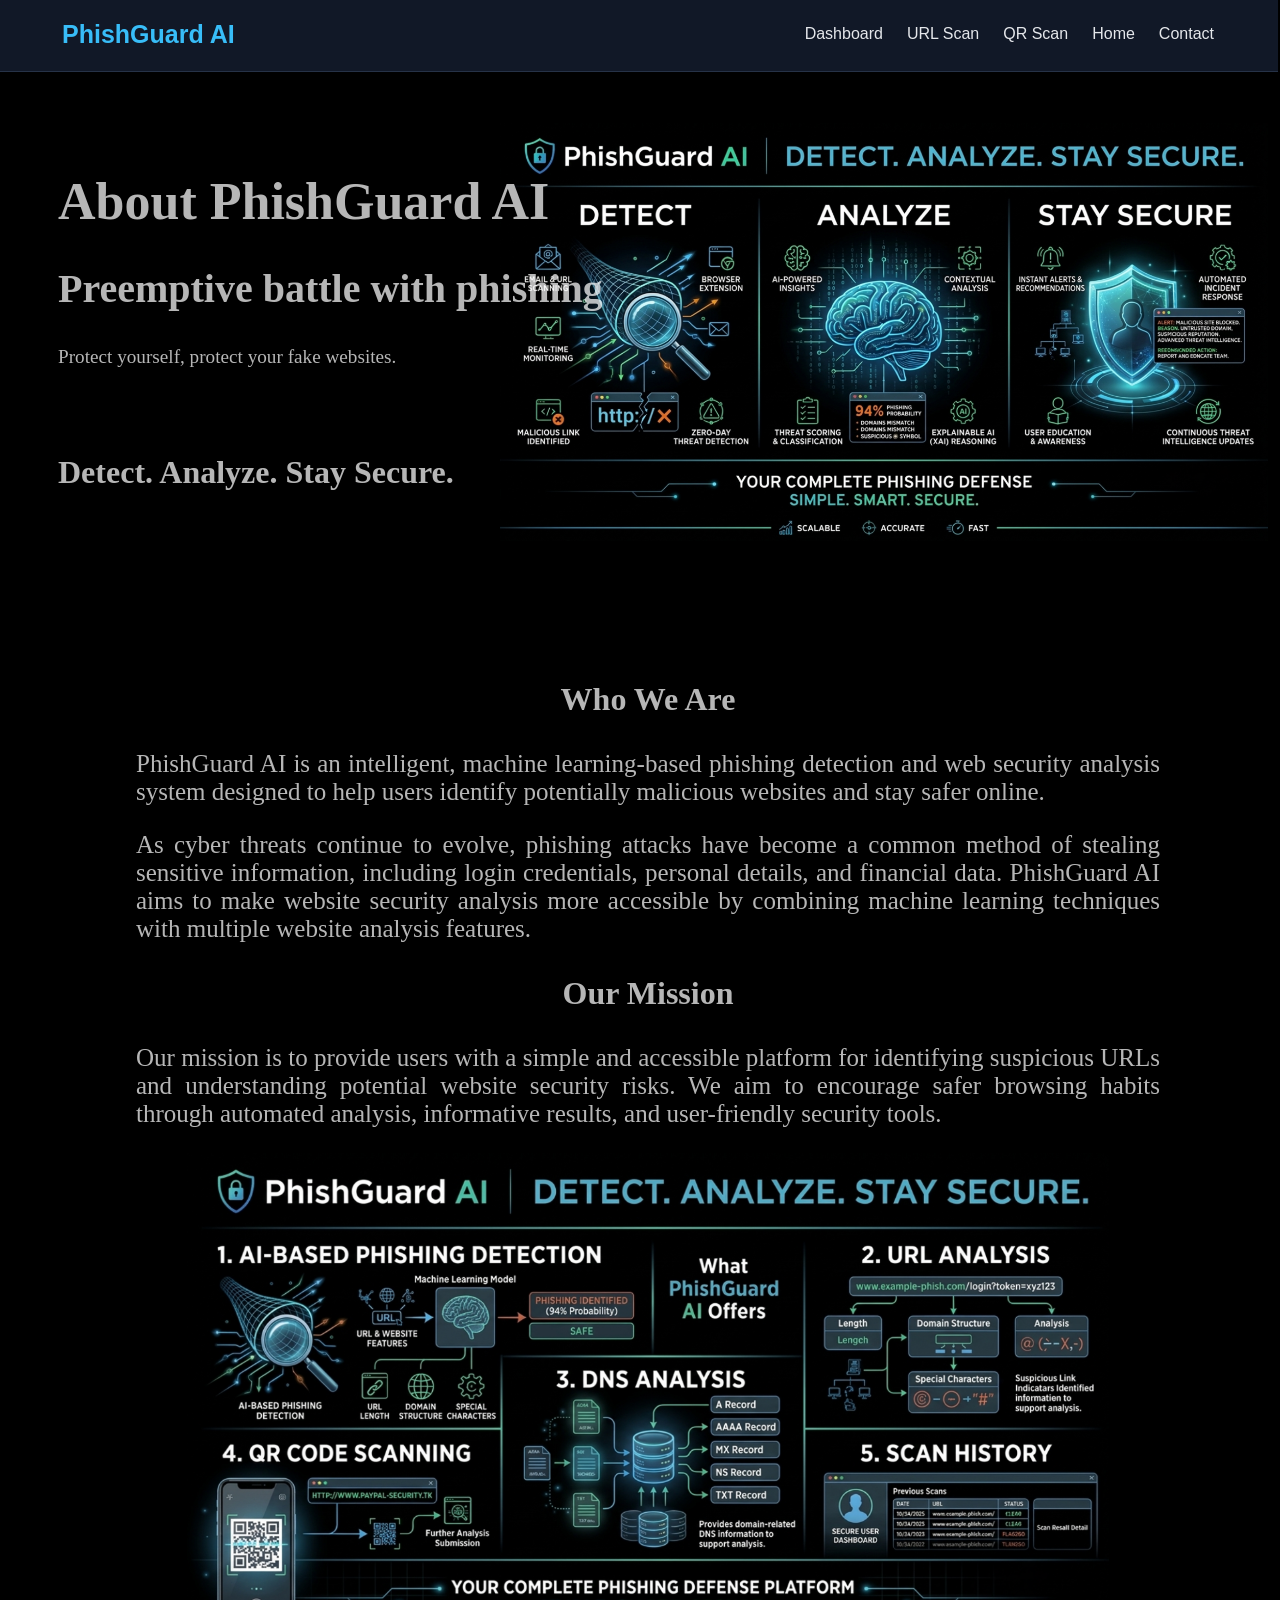
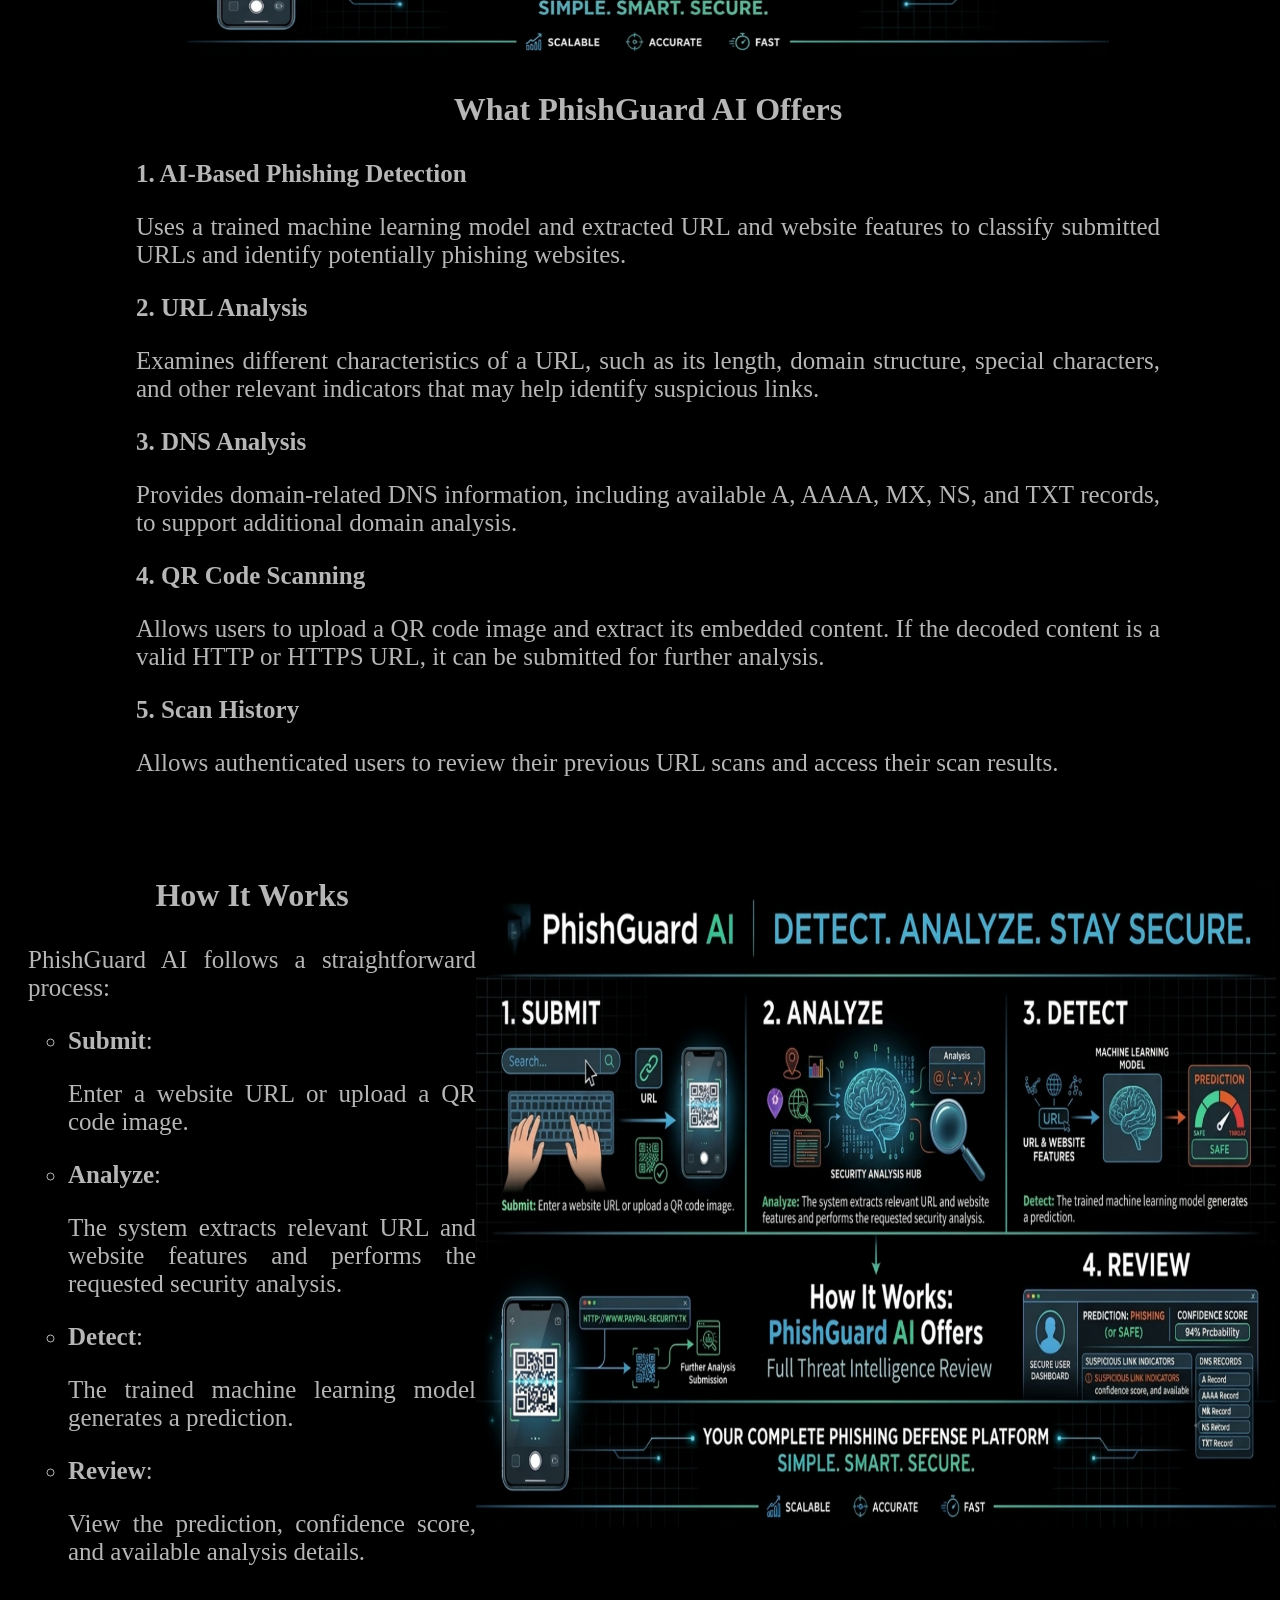
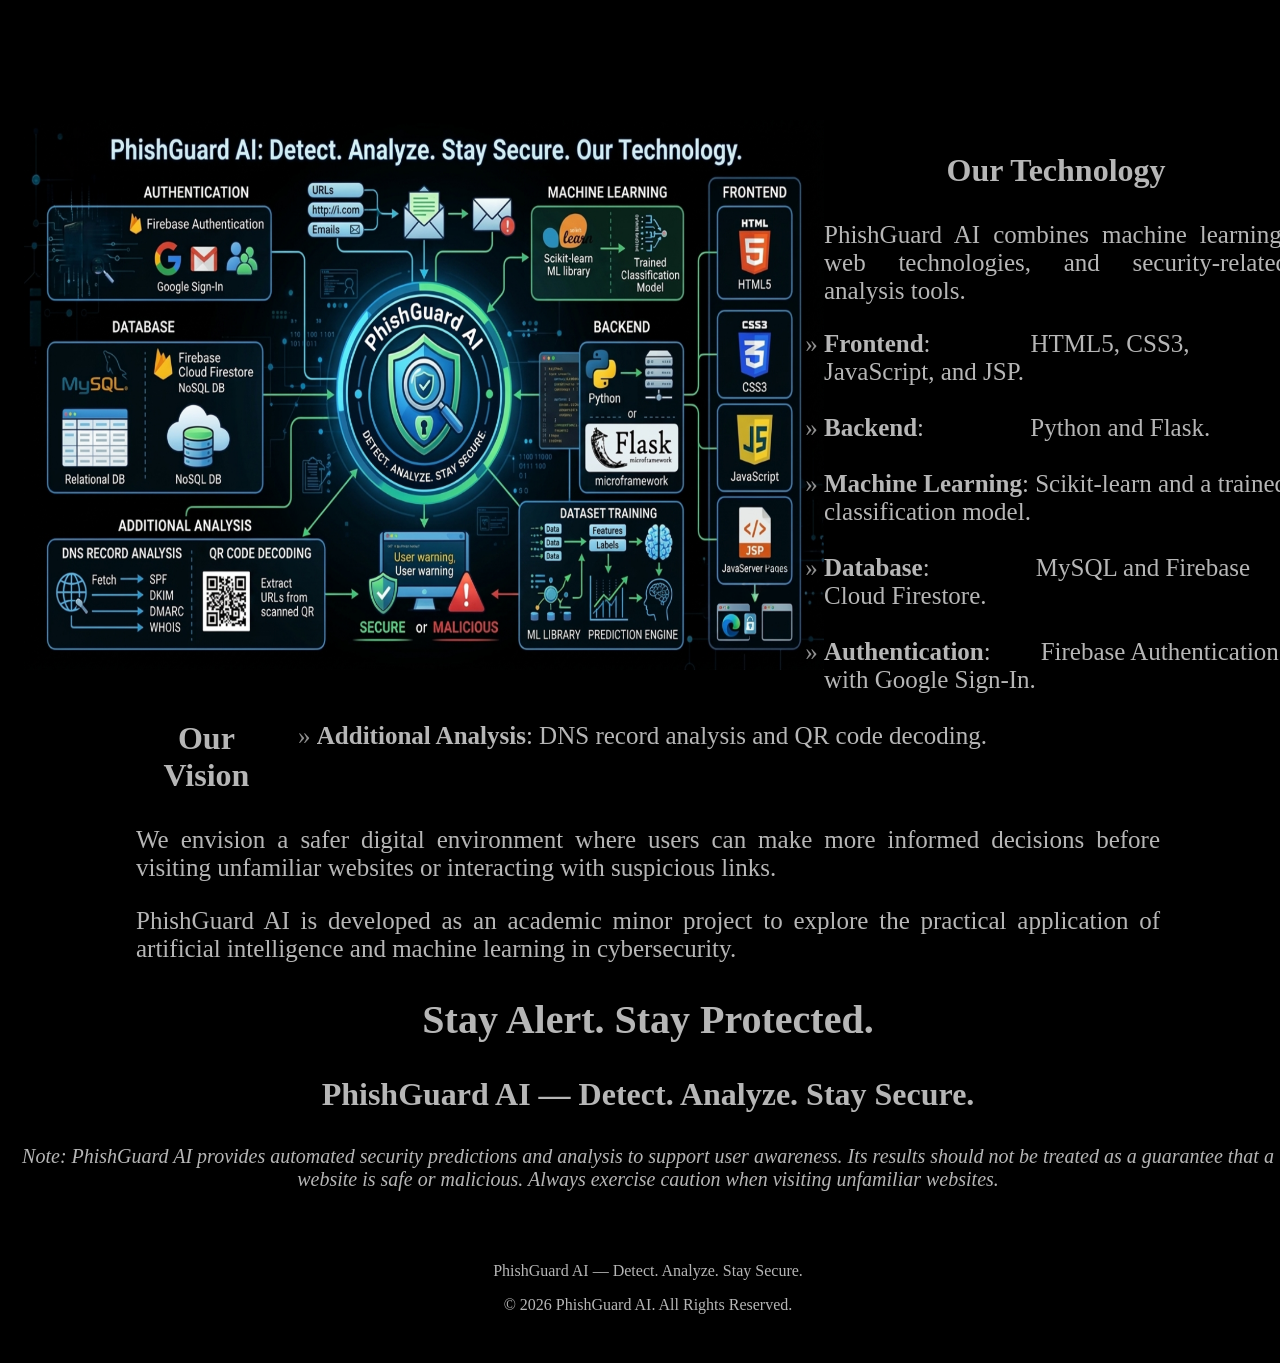
<file: PhishGuard_Web/About.html>
<!DOCTYPE html>
<html lang="en">

<head>
    <meta charset="UTF-8">
    <meta name="viewport" content="width=device-width, initial-scale=1.0">
    <title>About Us | PhishGuard AI</title>
    <link rel="website icon" href="images\PhishGuard AI logo.png" type="image/png">
    <link rel="stylesheet" href="css/About.css">
</head>

<body>
    <header>
        <h1>PhishGuard AI</h1>
        <nav>
            <a href="Dashboard.html">Dashboard</a>
            <a href="UrlScan.html">URL Scan</a>
            <a href="QrScan.html">QR Scan</a>
            <a href="HomePage.html">Home</a>
            <a href="Contact.html">Contact</a>
        </nav>
    </header>

    <main>
        <div class="heading">
            <h1>About PhishGuard AI</h1>
            <h2>Preemptive battle with phishing</h2>
            <big>Protect yourself, protect your fake websites.</big>
            <br><br><br><br>
            <h3>Detect. Analyze. Stay Secure.</h3>
        </div>
        <div class="image1">
            <img src="images/stay.png" class="img1" alt="Detect. Analyze. Stay Secure.">
        </div>
        <br><br><br><br><br><br>
        <section id="who">
            <h3 class="whoweare">Who We Are</h3>
            <p style="font-size: 25px;">PhishGuard AI is an intelligent, machine learning-based phishing detection and
                web security analysis
                system designed to help users identify potentially malicious websites and stay safer online.</p>
            <p style="font-size: 25px;">As cyber threats continue to evolve, phishing attacks have become a common
                method of stealing sensitive
                information, including login credentials, personal details, and financial data. PhishGuard AI aims to
                make website security analysis more accessible by combining machine learning techniques with multiple
                website
                analysis features.</p>
        </section>

        <section id="mission">
            <center>
                <h3>Our Mission</h3>
            </center>
            <center>
                <p style="font-size: 25px;">Our mission is to provide users with a simple and accessible platform for
                    identifying suspicious URLs
                    and
                    understanding potential website security risks. We aim to encourage safer browsing habits through
                    automated analysis, informative results, and user-friendly security tools.</p>
            </center>
        </section>

        <section id="offers">
            <center>
                <div class="image2">
                    <img src="images/offers.png" alt="PhishGuard AI offers" class="img2">
                </div>
            </center>
            <center>
                <h3>What PhishGuard AI Offers</h3>
            </center>

            <p><b>1. AI-Based Phishing Detection</b></p>
            <p>Uses a trained machine learning model and extracted URL and website features to classify submitted URLs
                and
                identify potentially phishing websites.</p>

            <p><b>2. URL Analysis</b></p>
            <p>Examines different characteristics of a URL, such as its length, domain structure, special characters,
                and other
                relevant indicators that may help identify suspicious links.</p>

            <p><b>3. DNS Analysis</b></p>
            <p>Provides domain-related DNS information, including available A, AAAA, MX, NS, and TXT records, to support
                additional domain analysis.</p>

            <p><b>4. QR Code Scanning</b></p>
            <p>Allows users to upload a QR code image and extract its embedded content. If the decoded content is a
                valid HTTP
                or HTTPS URL, it can be submitted for further analysis.</p>

            <p><b>5. Scan History</b></p>
            <p>Allows authenticated users to review their previous URL scans and access their scan results.</p>
        </section>

        <section id="works">
            <div class="image3">
                <img src="images/works.png" alt="PhishGuard AI Works" class="img3">
            </div>
            <center>
                <h3>How It Works</h3>
            </center>
            <center>
                <p>PhishGuard AI follows a straightforward process:</p>
            </center>
            <ul style="list-style-type: circle; font-size: 25px;">
                <li><b>Submit</b>:
                    <p>Enter a website URL or upload a QR code image.</p>
                </li>
                <li><b>Analyze</b>:
                    <p>The system extracts relevant URL and website features and performs the requested
                        security
                        analysis.</p>
                </li>
                <li><b>Detect</b>:
                    <p>The trained machine learning model generates a prediction.</p>
                </li>
                <li><b>Review</b>:
                    <p>View the prediction, confidence score, and available analysis details.</p>
                </li>
            </ul>
        </section>
        <br><br><br>

        <section id="tech">
            <div class="image4">
                <img src="images/tech.png" alt="PhishGuard AI Technology" class="img4">
            </div>
            <center>
                <h3>Our Technology</h3>
            </center>
            <p>PhishGuard AI combines machine learning, web technologies,
                and security-related analysis tools.</p>
            <ul style="list-style-type: disc; font-size: 25px;" class="arrow-list">
                <li><strong>Frontend</strong>:&emsp;&emsp;&emsp;&emsp;HTML5, CSS3, JavaScript, and JSP.</li>
                <br>
                <li><strong>Backend</strong>: &emsp;&emsp;&emsp;&emsp;Python and Flask.</li>
                <br>
                <li><strong>Machine Learning</strong>: Scikit-learn and a trained classification model.</li>
                <br>
                <li><strong>Database</strong>:&emsp;&emsp;&emsp;&emsp; MySQL and Firebase Cloud Firestore.</li>
                <br>
                <li><strong>Authentication</strong>:&emsp;&emsp;Firebase Authentication with Google Sign-In.</li>
                <br>
                <li><strong>Additional Analysis</strong>: DNS record analysis and QR code decoding.</li>
            </ul>
        </section>

        <section id="vision">
            <center>
                <h3>Our Vision</h3>
            </center>
            <p>We envision a safer digital environment where users can make more informed decisions before visiting
                unfamiliar websites or interacting with suspicious links.</p>
            <p>PhishGuard AI is developed as an academic minor project to explore the practical application of
                artificial intelligence and machine learning in cybersecurity.</p>
        </section>

        <center>
            <h2>Stay Alert. Stay Protected.</h2>

            <h3>PhishGuard AI — Detect. Analyze. Stay Secure.</h3>
            <em>Note: PhishGuard AI provides automated security predictions and analysis to support user awareness. Its
                results should not be treated as a guarantee that a website is safe or malicious. Always exercise
                caution
                when visiting unfamiliar websites.</em>
        </center>
    </main>
    
    <footer>
        <p>PhishGuard AI — Detect. Analyze. Stay Secure.</p>
        <p>© 2026 PhishGuard AI. All Rights Reserved.</p>
    </footer>
</body>

</html>
</file>
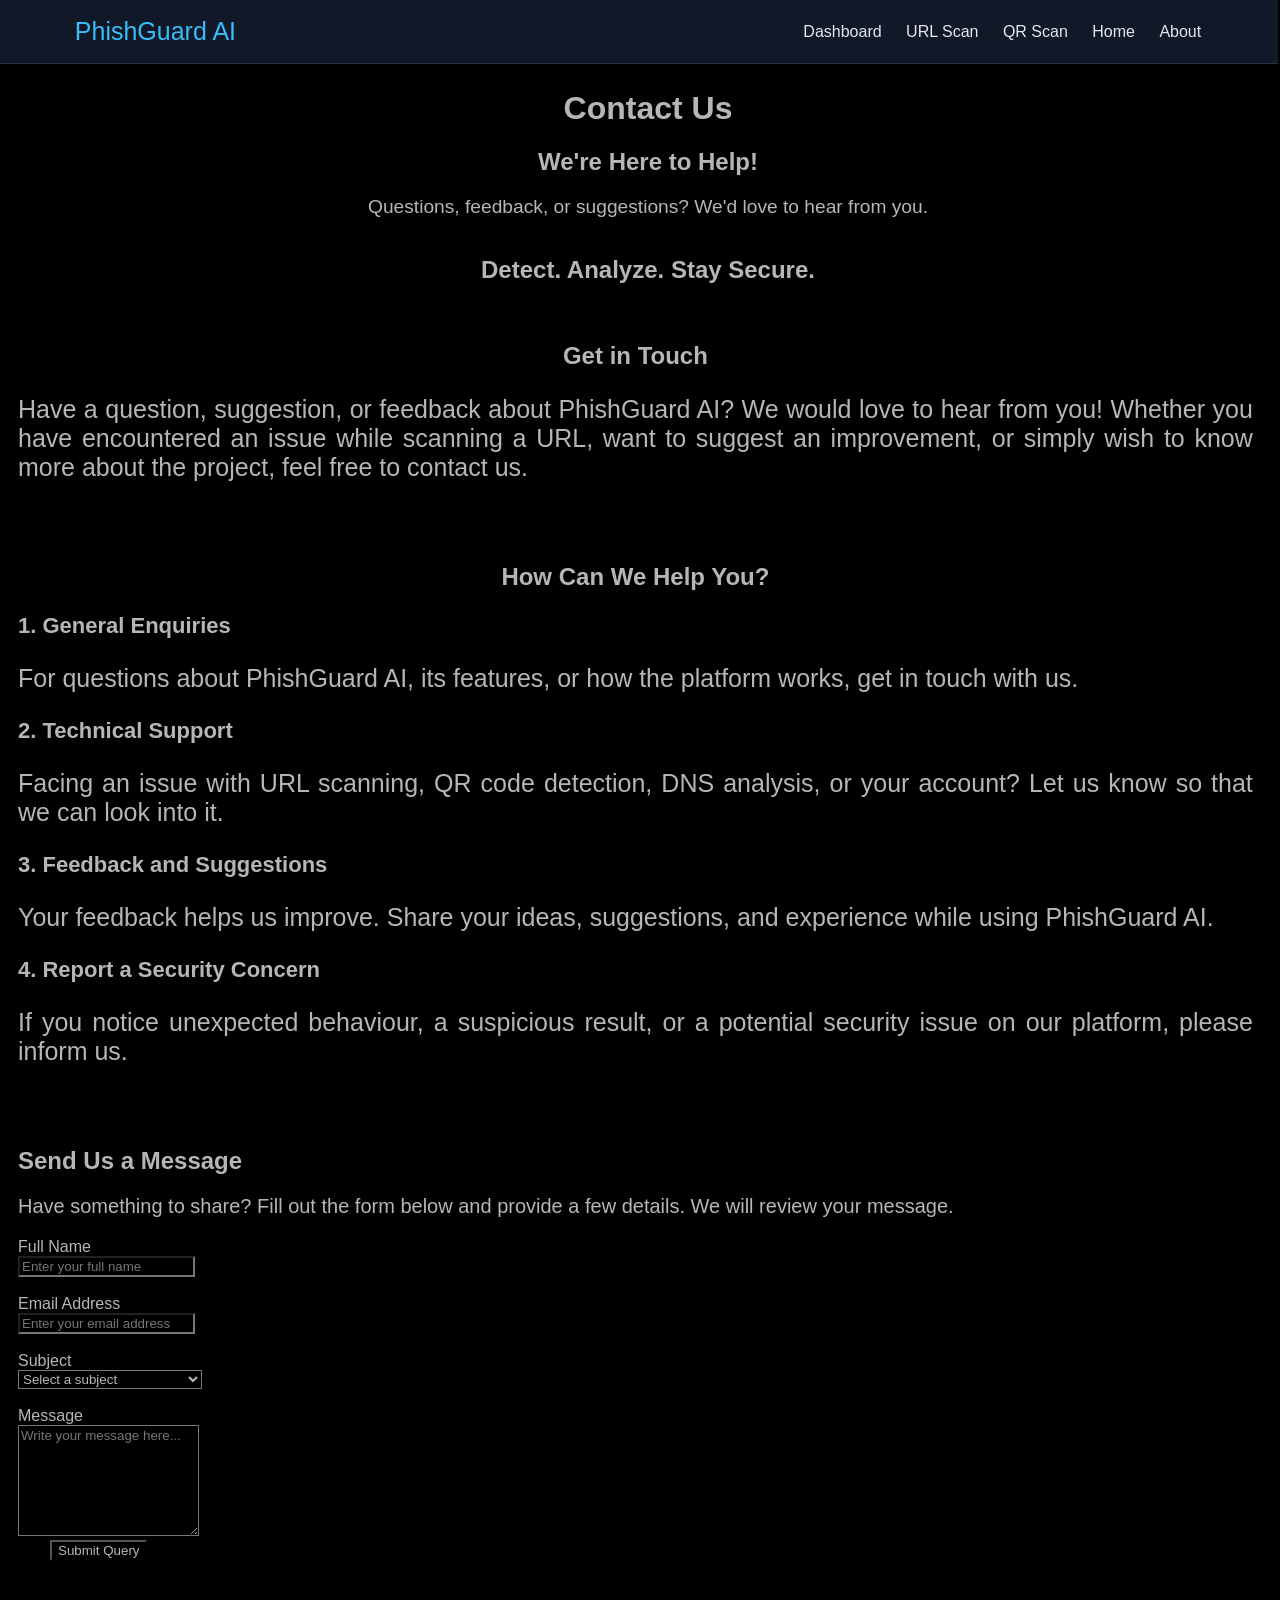
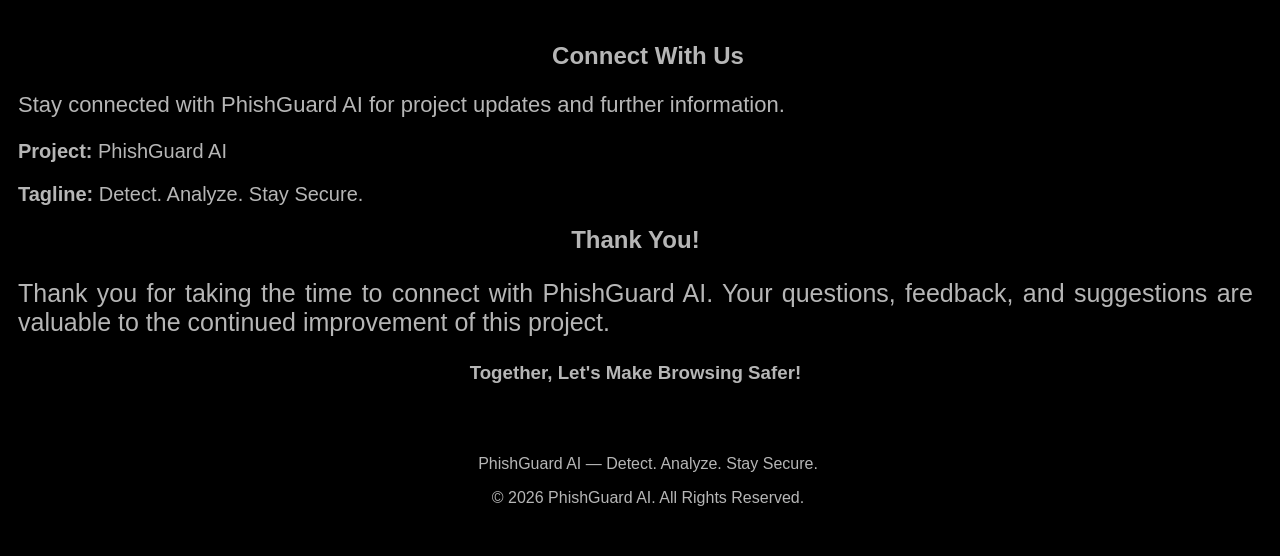
<file: PhishGuard_Web/Contact.html>
<!DOCTYPE html>
<html lang="en">

<head>
    <meta charset="UTF-8">
    <meta name="viewport" content="width=device-width, initial-scale=1.0">
    <title>Contact Us | PhishGuard AI</title>
    <link rel="website icon" href="images/PhishGuard AI logo.png" type="image/png">
    <link rel="stylesheet" href="css/Contact.css">
    <script type="module" src="js/Contact.js"></script>
</head>

<body>
    <header>
        <div class="h1">PhishGuard AI</div>
        <nav>
            <a href="Dashboard.html">Dashboard</a>
            <a href="UrlScan.html">URL Scan</a>
            <a href="QrScan.html">QR Scan</a>
            <a href="HomePage.html">Home</a>
            <a href="About.html">About</a>
        </nav>
    </header>

    <main>
        <div class="heading">
            <center>
                <h1>Contact Us</h1>
                <h2>We're Here to Help!</h2>
                <big>Questions, feedback, or suggestions? We'd love to hear from you.</big>
                <br><br>
                <h2>Detect. Analyze. Stay Secure.</h2>
            </center>
        </div>
        <br>

        <section id="intro">
            <center>
                <h2>Get in Touch</h2>
            </center>
            <p style="font-size: 25px;">
                Have a question, suggestion, or feedback about PhishGuard AI? We would love to hear from you!
                Whether you have encountered an issue while scanning a URL, want to suggest an improvement,
                or simply wish to know more about the project, feel free to contact us.
            </p>
        </section>
        <br><br>

        <section id="contact-options">
            <center>
                <h2>How Can We Help You?</h2>
            </center>

            <p style="font-size: 22px;"><b>1. General Enquiries</b></p>
            <p>For questions about PhishGuard AI, its features, or how the platform works, get in touch with us.</p>

            <p style="font-size: 22px;"><b>2. Technical Support</b></p>
            <p>Facing an issue with URL scanning, QR code detection, DNS analysis, or your account? Let us know so that
                we can look into it.</p>

            <p style="font-size: 22px;"><b>3. Feedback and Suggestions</b></p>
            <p>Your feedback helps us improve. Share your ideas, suggestions, and experience while using PhishGuard AI.
            </p>

            <p style="font-size: 22px;"><b>4. Report a Security Concern</b></p>
            <p>If you notice unexpected behaviour, a suspicious result, or a potential security issue on our platform,
                please inform us.</p>
        </section>
        <br><br>

        <section id="contact-form">
            <h2>Send Us a Message</h2>
            <p style="font-size: 20px;">
                Have something to share? Fill out the form below and provide a few details.
                We will review your message.
            </p>

            <!-- Front-end form only. Connect it to a backend before sending or storing messages. -->
            <form action="#" method="post" id="contactForm">
                <div style="display:none;" aria-hidden="true">
                    <label for="website">Leave this field empty</label>
                    <input type="text" id="website" name="website" tabindex="-1" autocomplete="off">
                </div>
                <label for="fullName">Full Name</label><br>
                <input type="text" id="fullName" name="fullName" placeholder="Enter your full name" required>
                <br><br>

                <label for="email">Email Address</label><br>
                <input type="email" id="email" name="email" placeholder="Enter your email address" required>
                <br><br>

                <label for="subject">Subject</label><br>
                <select id="subject" name="subject" required>
                    <option value="">Select a subject</option>
                    <option value="General Enquiry">General Enquiry</option>
                    <option value="Technical Support">Technical Support</option>
                    <option value="Feedback and Suggestions">Feedback and Suggestions</option>
                    <option value="Security Concern">Security Concern</option>
                    <option value="Other">Other</option>
                </select>
                <br><br>

                <label for="message">Message</label><br>
                <textarea id="message" name="message" rows="7" placeholder="Write your message here..."
                    required></textarea>
                <br>

                &emsp;&emsp;<button type="submit" id="submitBtn">Submit Query</button>
            </form>
            <p id="formStatus" role="status" aria-live="polite"></p>
        </section>
        <br><br>

        <section id="connect">
            <center>
                <h2>Connect With Us</h2>
            </center>
            <p style="font-size: 22px;">Stay connected with PhishGuard AI for project updates and further information.
            </p>
            <p style="font-size: 20px;"><b>Project:</b> PhishGuard AI</p>
            <p style="font-size: 20px;"><b>Tagline:</b> Detect. Analyze. Stay Secure.</p>
        </section>

        <section id="thanks">
            <center>
                <h2>Thank You!</h2>
                <p>
                    Thank you for taking the time to connect with PhishGuard AI.
                    Your questions, feedback, and suggestions are valuable to the continued improvement of this project.
                </p>
                <h3>Together, Let's Make Browsing Safer!</h3>
            </center>
        </section>
    </main>

    <footer>
        <p>PhishGuard AI — Detect. Analyze. Stay Secure.</p>
        <p>© 2026 PhishGuard AI. All Rights Reserved.</p>
    </footer>
</body>

</html>
</file>
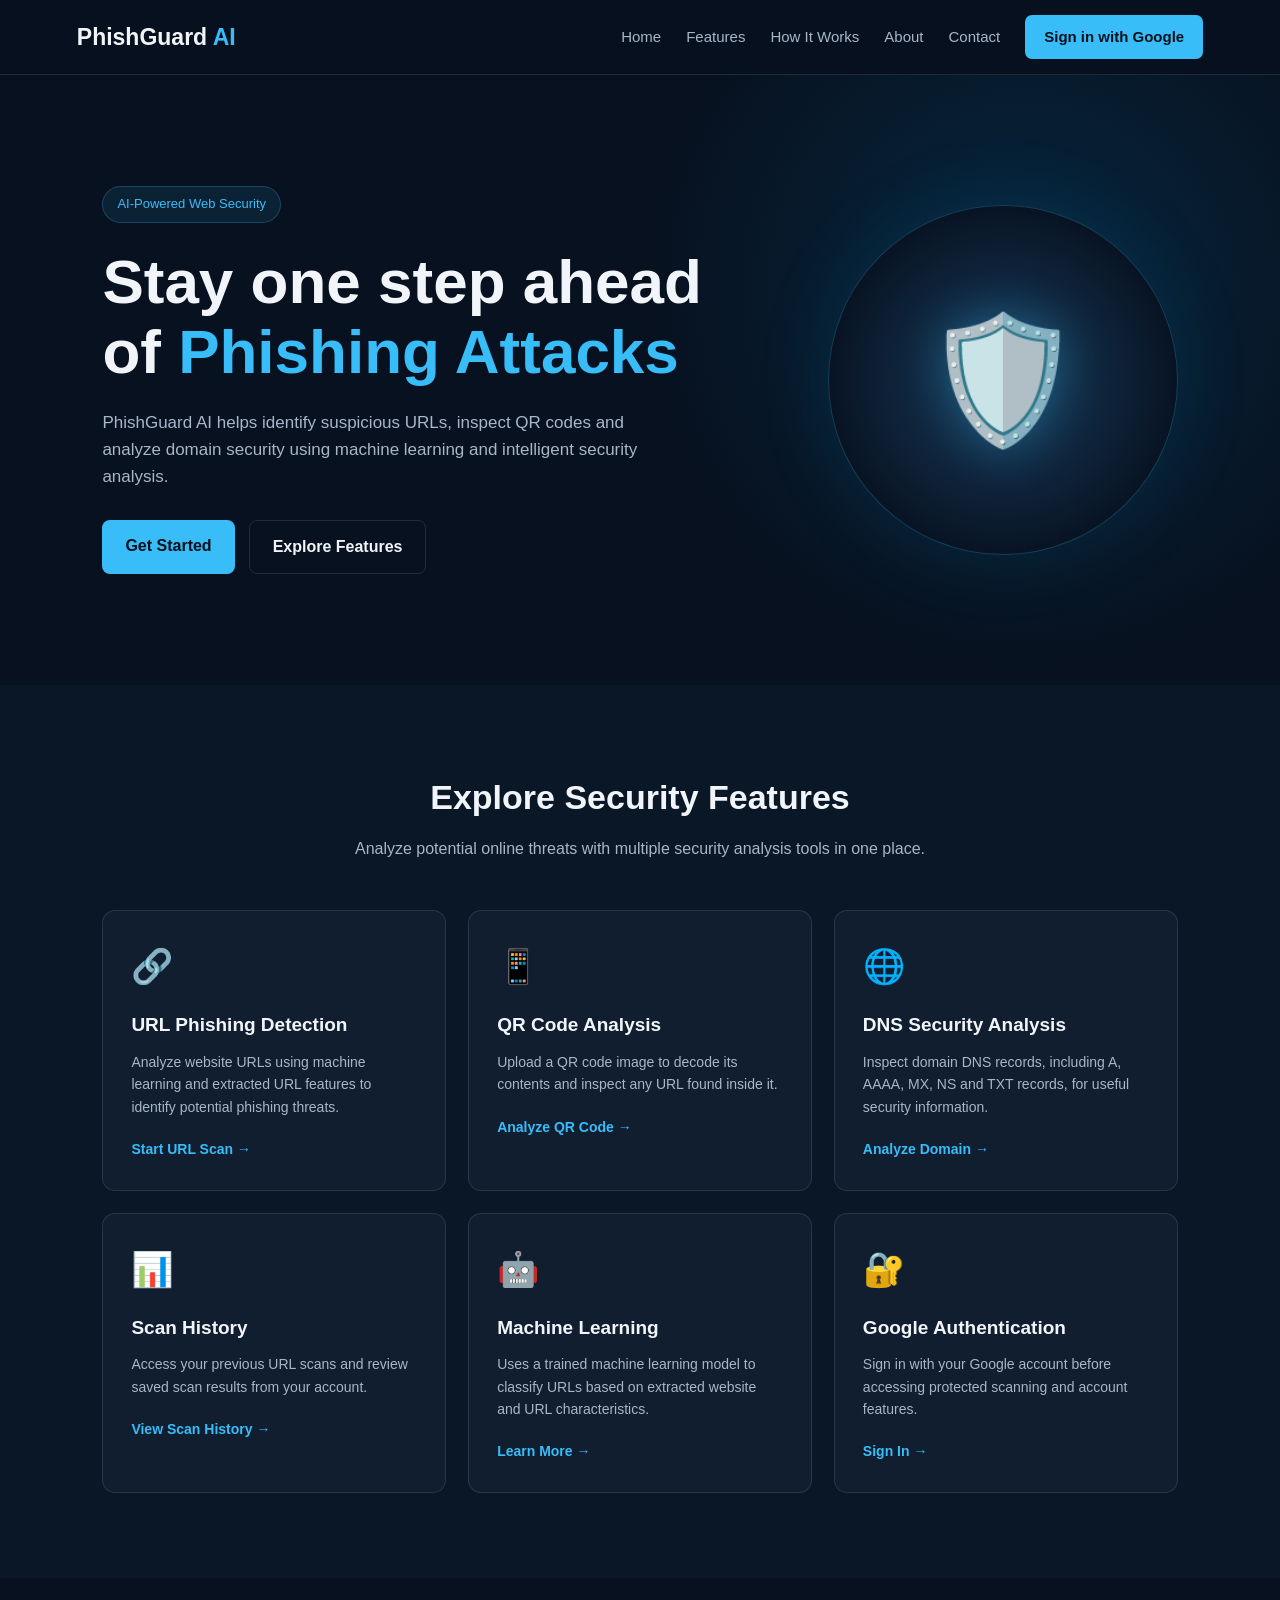
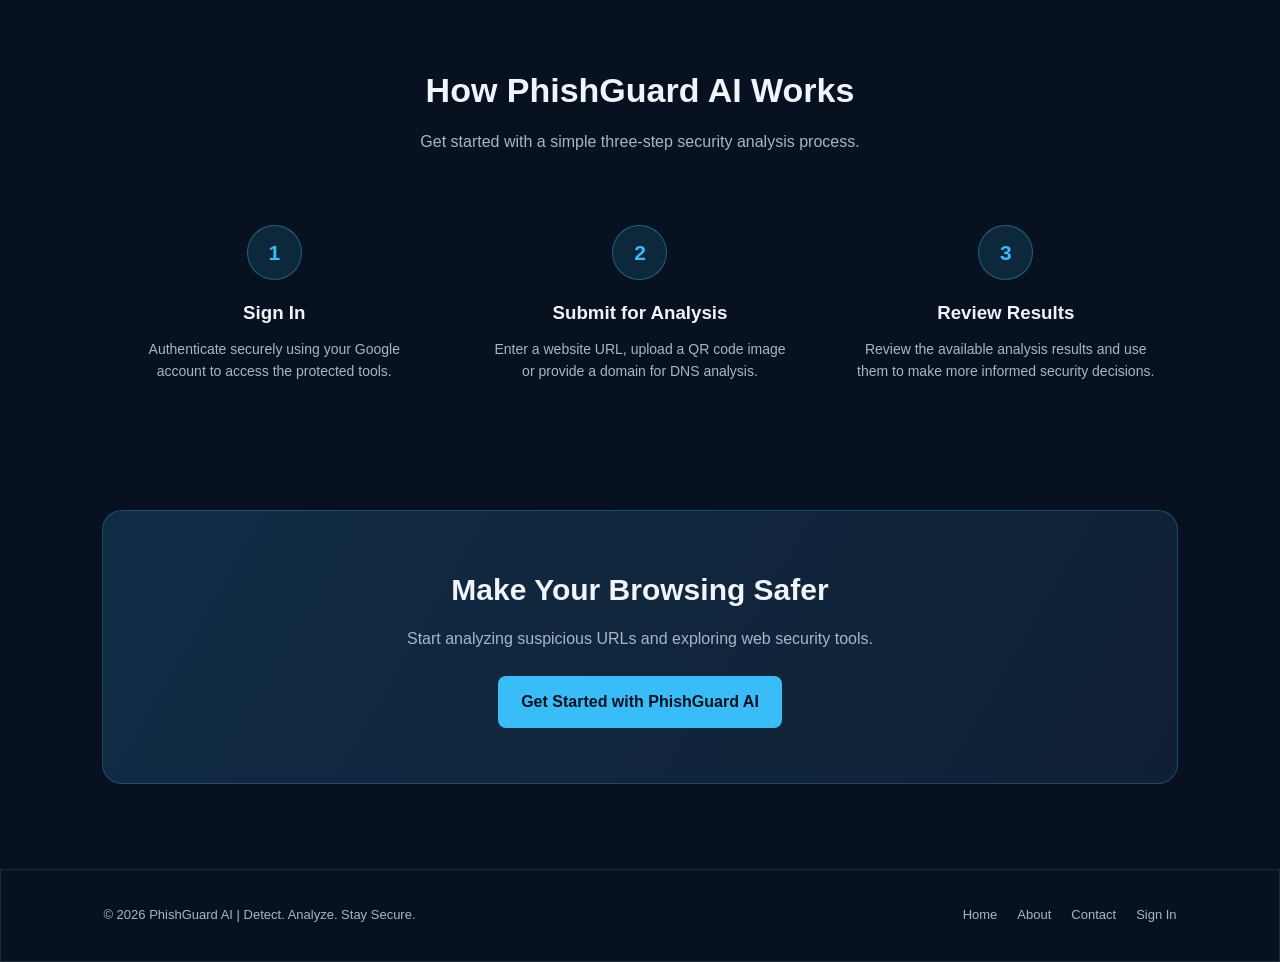
<file: PhishGuard_Web/HomePage.html>
<!DOCTYPE html>
<html lang="en">

<head>
    <meta charset="UTF-8">
    <meta name="viewport" content="width=device-width, initial-scale=1.0">
    <meta name="description"
        content="PhishGuard AI - Detect phishing URLs, analyze QR codes and inspect domain security using intelligent security analysis.">
    <title>PhishGuard AI | Detect. Analyze. Stay Secure.</title>
    <link rel="website icon" href="images/PhishGuard AI logo.png" type="image/png">
    <link rel="stylesheet" href="css/HomePage.css">
    <script type="module" src="js/Homepage.js"></script>
</head>

<body>

    <header class="navbar">
        <a href="HomePage.html" class="logo">PhishGuard <span>AI</span></a>
        <nav class="nav-links">
            <a href="HomePage.html">Home</a>
            <a href="#features">Features</a>
            <a href="#how-it-works">How It Works</a>
            <a href="About.html">About</a>
            <a href="Contact.html">Contact</a>
            <a href="PhishLogin.html" class="nav-button">Sign in with Google</a>
        </nav>
    </header>

    <main>

        <!-- Hero Section -->
        <section class="hero">
            <div class="hero-content">
                <span class="eyebrow">AI-Powered Web Security</span>
                <h1>Stay one step ahead of <span>Phishing Attacks</span></h1>
                <p>PhishGuard AI helps identify suspicious URLs, inspect QR codes and
                    analyze domain security using machine learning and intelligent security analysis.
                </p>
                <div class="hero-buttons">
                    <a href="PhishLogin.html" class="btn btn-primary">Get Started</a>
                    <a href="#features" class="btn btn-outline">Explore Features</a>
                </div>
            </div>
            <div class="security-visual" aria-label="Security Shield Illustrations">
                <div class="shield">🛡️</div>
            </div>
        </section>

        <!-- Features Section -->
        <section class="section features" id="features">
            <div class="section-heading">
                <h2>Explore Security Features</h2>
                <p>Analyze potential online threats with multiple security analysis tools in one place.</p>
            </div>
            <div class="feature-grid">
                <article class="feature-card">
                    <div class="feature-icon">🔗</div>
                    <h3>URL Phishing Detection</h3>
                    <p>Analyze website URLs using machine learning and extracted URL features to identify potential
                        phishing threats.</p>
                    <a href="PhishLogin.html" class="feature-link">Start URL Scan →</a>
                </article>
                <article class="feature-card">
                    <div class="feature-icon">📱</div>
                    <h3>QR Code Analysis</h3>
                    <p>Upload a QR code image to decode its contents and inspect any URL found inside it.</p>
                    <a href="PhishLogin.html" class="feature-link">Analyze QR Code →</a>
                </article>
                <article class="feature-card">
                    <div class="feature-icon">🌐</div>
                    <h3>DNS Security Analysis</h3>
                    <p>Inspect domain DNS records, including A, AAAA, MX, NS and TXT records, for useful security
                        information.</p>
                    <a href="PhishLogin.html" class="feature-link">Analyze Domain →</a>
                </article>
                <article class="feature-card">
                    <div class="feature-icon">📊</div>
                    <h3>Scan History</h3>
                    <p>Access your previous URL scans and review saved scan results from your account.</p>
                    <a href="PhishLogin.html" class="feature-link">View Scan History →</a>
                </article>
                <article class="feature-card">
                    <div class="feature-icon">🤖</div>
                    <h3>Machine Learning</h3>
                    <p>Uses a trained machine learning model to classify URLs based on extracted website and URL
                        characteristics.</p>
                    <a href="About.html" class="feature-link">Learn More →</a>
                </article>
                <article class="feature-card">
                    <div class="feature-icon">🔐</div>
                    <h3>Google Authentication</h3>
                    <p>Sign in with your Google account before accessing protected scanning and account features.</p>
                    <a href="PhishLogin.html" class="feature-link">Sign In →</a>
                </article>
            </div>
        </section>

        <!--How It Works-->
        <section class="section" id="how-it-works">
            <div class="section-heading">
                <h2>How PhishGuard AI Works</h2>
                <p>Get started with a simple three-step security analysis process.</p>
            </div>
            <div class="steps">
                <div class="step">
                    <div class="step-number">1</div>
                    <h3>Sign In</h3>
                    <p>Authenticate securely using your Google account to access the protected tools.</p>
                </div>
                <div class="step">
                    <div class="step-number">2</div>
                    <h3>Submit for Analysis</h3>
                    <p>Enter a website URL, upload a QR code image or provide a domain for DNS analysis.</p>
                </div>
                <div class="step">
                    <div class="step-number">3</div>
                    <h3>Review Results</h3>
                    <p>Review the available analysis results and use them to make more informed security decisions.</p>
                </div>
            </div>
        </section>

        <!--Call to Action-->
        <section class="cta">
            <h2>Make Your Browsing Safer</h2>
            <p>Start analyzing suspicious URLs and exploring web security tools.</p>
            <a href="PhishLogin.html" class="btn btn-primary">Get Started with PhishGuard AI</a>
        </section>

        <!--Footer-->
        <footer>
            <p>
                © <span id="currentYear"></span> PhishGuard AI | Detect. Analyze. Stay Secure.
            </p>
            <div class="footer-links">
                <a href="HomePage.html">Home</a>
                <a href="About.html">About</a>
                <a href="Contact.html">Contact</a>
                <a href="PhishLogin.html">Sign In</a>
            </div>
        </footer>
    </main>
</body>

</html>
</file>
<file: PhishGuard_Web/css/About.css>
* {
    box-sizing: border-box;
    background: #000;
    color: #ffffffb6;
    font-family: 'Times New Roman', Times, serif;
}

header {
    width: 100%;
    margin-top: -10px;
    margin-left: -10px;
    background: #111827;
    padding: 5px 5%;
    display: flex;
    justify-content: space-between;
    align-items: center;
    border-bottom: 1px solid #263247;
}

header h1 {
    color: #38bdf8;
    font-size: 25px;
    background: #111827;
    font-family: Arial, sans-serif;
}

nav {
    background: #111827;
}

nav a {
    color: #e5e7eb;
    text-decoration: none;
    padding-left: 20px;
    background: #111827;
    font-family: Arial, sans-serif;
}

nav a:hover {
    color: #38bdf8;
}

body::-webkit-scrollbar {
    width: 4px;
    height: 4px;
}

body::-webkit-scrollbar-thumb {
    background-color: #aaa;
    border-radius: 5px;
}

body::-webkit-scrollbar-thumb:hover {
    background: #555;
}

html,
body {
    width: 100%;
    min-height: 100vh;
    /* 100% of the viewport height */
}

p {
    font-size: 25px;
    text-align: justify;
}

h1 {
    font-size: 52px;
}

h2 {
    font-size: 40px;
}

h3 {
    font-size: xx-large;
}

#who {
    margin-top: 50px;
}

#who,
#mission,
#vision {
    margin-left: 10%;
    width: 80%;
}

.whoweare {
    display: flex;
    justify-content: center;
    align-items: center;
}

.heading {
    top: 0;
    margin-top: 100px;
    margin-left: 50px;
}

.image1 {
    margin-top: -400px;
    width: 60%;
    height: 30%;
    float: right;
    margin-right: 20px;
}

.img1,
.img2,
.img3,
.img4 {
    z-index: 0;
    margin: 0;
    padding: 0;
    width: 100%;
    height: 100%;
}

h4 {
    font-size: 25px;
}

#offers {
    margin-left: 10%;
    width: 80%;
}

.image2 {
    margin-right: 0%;
    width: 90%;
    height: 50%;
}

#works {
    margin-top: 100px;
    margin-left: 20px;
    width: 50%;
    margin-bottom: 100px;
}

.image3 {
    margin: 0;
    padding: 0;
    width: 800px;
    height: 650px;
    float: right;
    margin-right: -95%;
}

#tech {
    width: 79%;
    float: right;
}

.arrow-list li::marker {
    content: " » ";
    /* Or use &rarr; entity equivalent */
    color: #8E8E8E;
}

.image4 {
    margin: 0;
    padding: 0;
    width: 800px;
    height: 550px;
    margin-left: -25%;
    float: left;
}

#vision {
    margin-top: 600px;
}

em {
    font-size: 20px;
}

footer {
    padding: 25px;
    color: #9ca3af;
    margin-top: 30px;
}

footer p {
    text-align: center;
    font-size: 16px;
}
</file>
<file: PhishGuard_Web/css/Contact.css>
* {
    box-sizing: border-box;
    background: #000;
    color: #ffffffb6;
    font-family: Arial, sans-serif;
}

header {
    width: 100%;
    margin-left: -10px;
    top: 0;
    background: #111827;
    padding: 17px 6%;
    display: flex;
    justify-content: space-between;
    align-items: center;
    border-bottom: 1px solid #263247;
    position: fixed;
}

header .h1 {
    color: #38bdf8;
    font-size: 25px;
    background: #111827;
    font-family: Arial, sans-serif;
}

nav {
    background: #111827;
    gap: 15px;
}

nav a {
    color: #e5e7eb;
    text-decoration: none;
    padding-left: 20px;
    background: #111827;
    font-family: Arial, sans-serif;
}

nav a:hover {
    color: #38bdf8;
}

body::-webkit-scrollbar {
    width: 4px;
    height: 4px;
}

body::-webkit-scrollbar-thumb {
    background-color: #aaa;
    border-radius: 5px;
}

body::-webkit-scrollbar-thumb:hover {
    background: #555;
}

html {
    scroll-behavior: smooth;
}

html,
body {
    width: 100%;
    min-height: 100vh;
    /* 100% of the viewport height */
}

main {
    margin: 10px;
    margin-top: 90px;
}

p {
    font-size: 25px;
    text-align: justify;
}

#intro,
#contact-options,
#thanks {
    width: 98%;
}

footer {
    padding: 25px;
    color: #9ca3af;
    margin-top: 30px;
}

footer p {
    text-align: center;
    font-size: 16px;
}

@media (max-width: 850px) {
    nav {
        display: flex;
        align-items: center;
        flex-wrap: wrap;
    }

    header {
        padding: 17px 6%;
    }
}

@media (max-width: 660px) {
    main {
        margin-top: 120px;
    }
}
</file>
<file: PhishGuard_Web/css/HomePage.css>
* {
    margin: 0;
    padding: 0;
    box-sizing: border-box;
    font-family: Arial, sans-serif;
}

:root {
    /*Globally define the colors*/
    --bg: #07111f;
    --surface: #101e30;
    --surface-light: #172941;
    --primary: #38bdf8;
    --primary-dark: #0284c7;
    --text: #f1f5f9;
    --muted: #a8b6c8;
    --border: rgba(148, 163, 184, 0.18);
}

html {
    scroll-behavior: smooth;
}

html,
body {
    width: 100%;
    min-height: 100vh;
}

body {
    font-family: Arial, Helvetica, sans-serif;
    background: var(--bg);
    color: var(--text);
    line-height: 1.6;
}

body::-webkit-scrollbar {
    width: 4px;
    height: 4px;
}

body::-webkit-scrollbar-thumb {
    background-color: #aaa;
    border-radius: 5px;
}

body::-webkit-scrollbar-thumb:hover {
    background: #555;
}

a {
    text-decoration: none;
    color: inherit;
}

/*Navigation*/
header {
    width: 100%;
    background-color: rgba(7, 17, 31, 0.96);
    top: 0;
    display: flex;
    justify-content: space-between;
    align-items: center;
    flex-wrap: wrap;
    padding: 15px 6%;
    position: sticky;
    gap: 15px;
    border-bottom: 1px solid var(--border);
    z-index: 1000;
    backdrop-filter: blur(12px);
}

header .logo {
    font-size: 23px;
    font-weight: bold;
    color: var(--text);
    white-space: nowrap;
}

.logo span {
    color: var(--primary);
}

.nav-links {
    display: flex;
    align-items: center;
    gap: 25px;
}

.nav-links a {
    font-size: 15px;
    color: var(--muted);
    transition: 0.3s;
}

.nav-links a:hover {
    color: var(--primary);
}

.nav-button {
    background: var(--primary);
    color: #06111d !important;
    padding: 10px 19px;
    border-radius: 7px;
    font-weight: bold;
}

.nav-button:hover {
    background: #7dd3fc;
}

/*Hero*/
.hero {
    min-height: 610px;
    padding: 90px 8%;
    display: flex;
    align-items: center;
    justify-content: space-between;
    gap: 55px;
    background:
        radial-gradient(circle at 80% 35%, rgba(2, 132, 199, 0.19), transparent 35%),
        var(--bg);
}

.hero-content {
    max-width: 650px;
}

.eyebrow {
    display: inline-block;
    color: var(--primary);
    background: rgba(56, 189, 248, 0.1);
    border: 1px solid rgba(56, 189, 248, 0.25);
    padding: 7px 14px;
    border-radius: 30px;
    font-size: 13px;
    margin-bottom: 24px;
}

.hero h1 {
    font-size: clamp(38px, 5vw, 62px);
    line-height: 1.13;
    margin-bottom: 22px;
}

.hero h1 span {
    color: var(--primary);
}

.hero p {
    color: var(--muted);
    font-size: 17px;
    max-width: 570px;
    margin-bottom: 30px;
}

.hero-buttons {
    display: flex;
    gap: 14px;
    flex-wrap: wrap;
}

.btn {
    display: inline-block;
    padding: 13px 23px;
    border-radius: 8px;
    font-weight: bold;
    transition: 0.3s;
}

.btn-primary {
    background: var(--primary);
    color: #06111d;
}

.btn-primary:hover {
    background: #7dd3fc;
    transform: translateY(-2px);
}

.btn-outline {
    border: 1px solid var(--border);
    color: var(--text);
}

.btn-outline:hover {
    border-color: var(--primary);
    color: var(--primary);
}

/* Hero visual */

.security-visual {
    width: 350px;
    min-width: 280px;
    height: 350px;
    border-radius: 50%;
    border: 1px solid rgba(56, 189, 248, 0.25);
    background: radial-gradient(circle, #163b5a 0%, #0c1d31 55%, #07111f 75%);
    display: flex;
    align-items: center;
    justify-content: center;
    box-shadow: 0 0 80px rgba(14, 165, 233, 0.12);
}

.shield {
    font-size: 125px;
    filter: drop-shadow(0 0 25px rgba(56, 189, 248, 0.35));
}

/*Common Sections*/
.section {
    padding: 85px 8%;
}

.section-heading {
    text-align: center;
    max-width: 700px;
    margin: 0 auto 48px;
}

.section-heading h2 {
    font-size: 34px;
    margin-bottom: 12px;
}

.section-heading p {
    color: var(--muted);
}

/*Features*/
.features {
    background: #0a1727;
}

.feature-grid {
    display: grid;
    grid-template-columns: repeat(3, 1fr);
    /*For Grid in any div boxes*/
    gap: 22px;
}

.feature-card {
    background: var(--surface);
    border: 1px solid var(--border);
    border-radius: 13px;
    padding: 28px;
    transition: 0.3s ease;
}

.feature-card:hover {
    transform: translateY(-5px);
    border-color: rgba(56, 189, 248, 0.55);
}

.feature-icon {
    font-size: 34px;
    margin-bottom: 17px;
}

.feature-card h3 {
    font-size: 19px;
    margin-bottom: 10px;
}

.feature-card p {
    color: var(--muted);
    font-size: 14px;
    margin-bottom: 18px;
}

.feature-link {
    color: var(--primary);
    font-size: 14px;
    font-weight: bold;
}

/*How It Works*/
.steps {
    display: grid;
    grid-template-columns: repeat(3, 1fr);
    gap: 22px;
}

.step {
    text-align: center;
    padding: 22px;
}

.step-number {
    width: 55px;
    height: 55px;
    display: flex;
    justify-content: center;
    align-items: center;
    margin: 0 auto 18px;
    /*For Centering the element or content*/
    border: 1px solid rgba(56, 189, 248, 0.4);
    background: rgba(56, 189, 248, 0.13);
    color: var(--primary);
    border-radius: 50%;
    font-size: 21px;
    font-weight: bold;
}

.step h3 {
    margin-bottom: 10px;
}

.step p {
    color: var(--muted);
    font-size: 14px;
}

/*CTA*/
.cta {
    margin: 20px 8% 85px;
    padding: 55px 25px;
    text-align: center;
    border: 1px solid rgba(56, 189, 248, 0.25);
    border-radius: 20px;
    background: linear-gradient(120deg, #102c45, #102034);
}

.cta h2 {
    font-size: 30px;
    margin-bottom: 12px;
}

.cta p {
    color: var(--muted);
    margin-bottom: 25px;
}

/*Footer*/
footer {
    padding: 35px 8%;
    border: 1px solid var(--border);
    display: flex;
    justify-content: space-between;
    align-items: center;
    flex-wrap: wrap;
    gap: 20px;
}

footer p {
    color: var(--muted);
    font-size: 13px;
}

.footer-links {
    /*Automate the laptop and phone screen size automatically*/
    display: flex;
    flex-wrap: wrap;
    gap: 20px;
}

.footer-links a {
    color: var(--muted);
    font-size: 13px;
}

.footer-links a:hover {
    color: var(--primary);
}

/* Responsive */

@media (max-width: 900px) {
    .hero {
        flex-direction: column;
        text-align: center;
        padding-top: 70px;
    }

    .hero-content {
        margin: auto;
    }

    .hero p {
        margin-left: auto;
        margin-right: auto;
    }

    .hero-buttons {
        justify-content: center;
    }

    .security-visual {
        width: 280px;
        height: 280px;
    }

    .shield {
        font-size: 100px;
    }

    .feature-grid {
        grid-template-columns: repeat(2, 1fr);
    }
}

@media (max-width: 650px) {
    .navbar {
        flex-direction: column;
        /*Technique of handling tablet and phone view*/
        padding: 15px 5%;
    }

    .nav-links {
        justify-content: center;
        flex-wrap: wrap;
        gap: 13px 18px;
    }

    .nav-links a {
        font-size: 13px;
    }

    .feature-grid,
    .steps {
        grid-template-columns: 1fr;
    }

    .section {
        padding: 65px 6%;
    }

    .section-heading h2 {
        font-size: 28px;
    }

    footer {
        flex-direction: column;
        text-align: center;
    }

    .footer-links {
        justify-content: center;
    }
}
</file>
